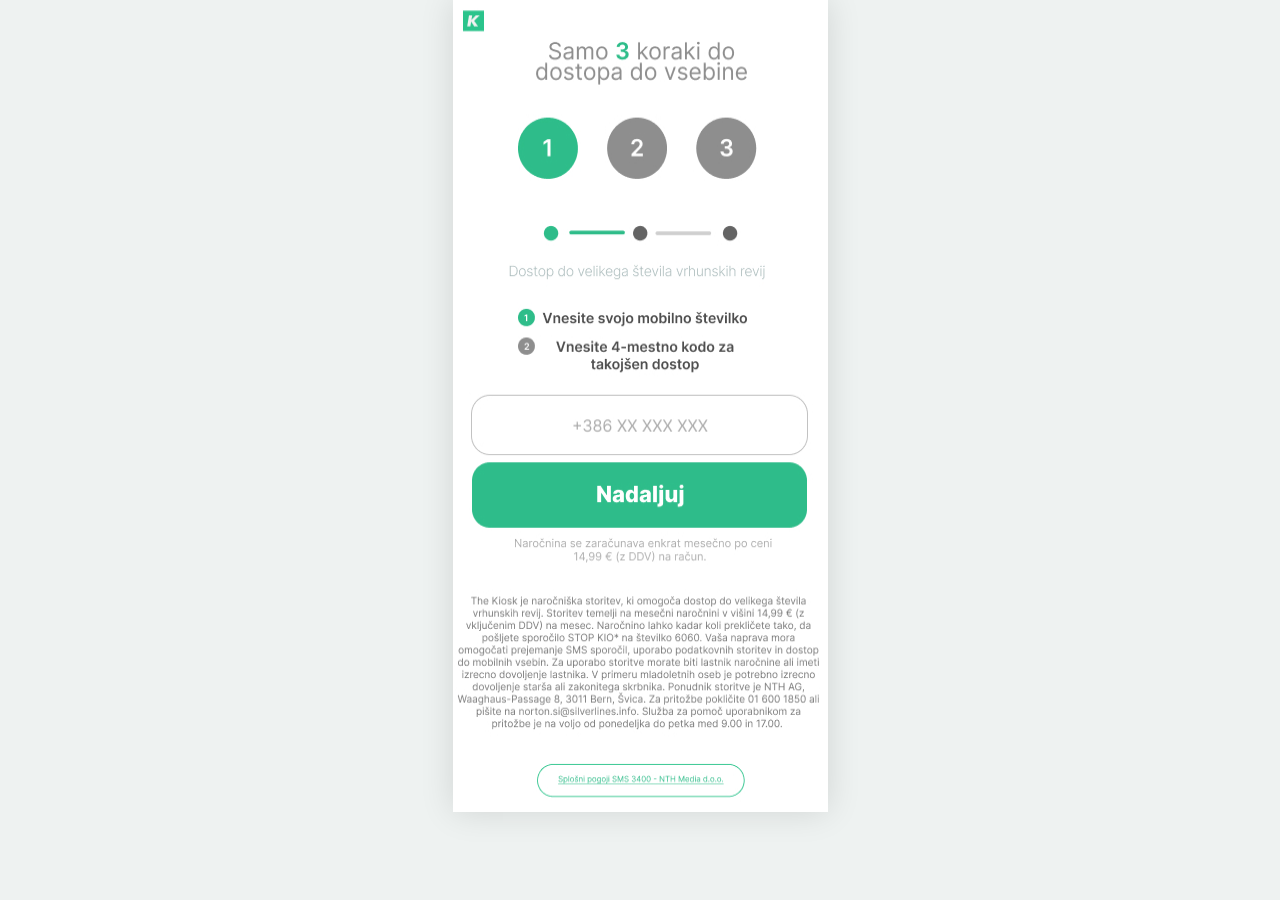
<file: index.html>
<!doctype html>
<html lang="sl">
  <head>
    <meta charset="utf-8" />
    <meta name="viewport" content="width=device-width, initial-scale=1" />
    <meta name="theme-color" content="#ffffff" />
    <title>The Kiosk – naročnina</title>
    <link rel="stylesheet" href="styles.css" />
  </head>
  <body>
    <main class="demo-screen" aria-label="The Kiosk – vnos mobilne številke">
      <img class="screen-art" src="MSDN%20PAGE_NTH.jpg" alt="The Kiosk, 1. korak od 3" />

      <form id="phone-form" class="screen-form" novalidate>
        <label class="sr-only" for="phone">Mobilna številka</label>
        <input id="phone" name="phone" type="tel" inputmode="tel" autocomplete="tel" placeholder="" aria-label="Mobilna številka" />
        <button type="submit" aria-label="Nadaljuj"></button>
      </form>

      <a class="terms-hotspot" href="https://www.nth-media.biz/splosni-pogoji-sms-3400/" target="_blank" rel="noopener" aria-label="Splošni pogoji SMS 3400 – NTH Media d.o.o."></a>
    </main>

    <script>
      const phone = document.querySelector('#phone');
      phone.addEventListener('input', () => phone.classList.toggle('is-filled', phone.value.length > 0));
      document.querySelector('#phone-form').addEventListener('submit', (event) => {
        event.preventDefault();
        sessionStorage.setItem('kiosk-phone', phone.value.trim());
        window.location.href = 'pin.html';
      });
    </script>
  </body>
</html>
</file>
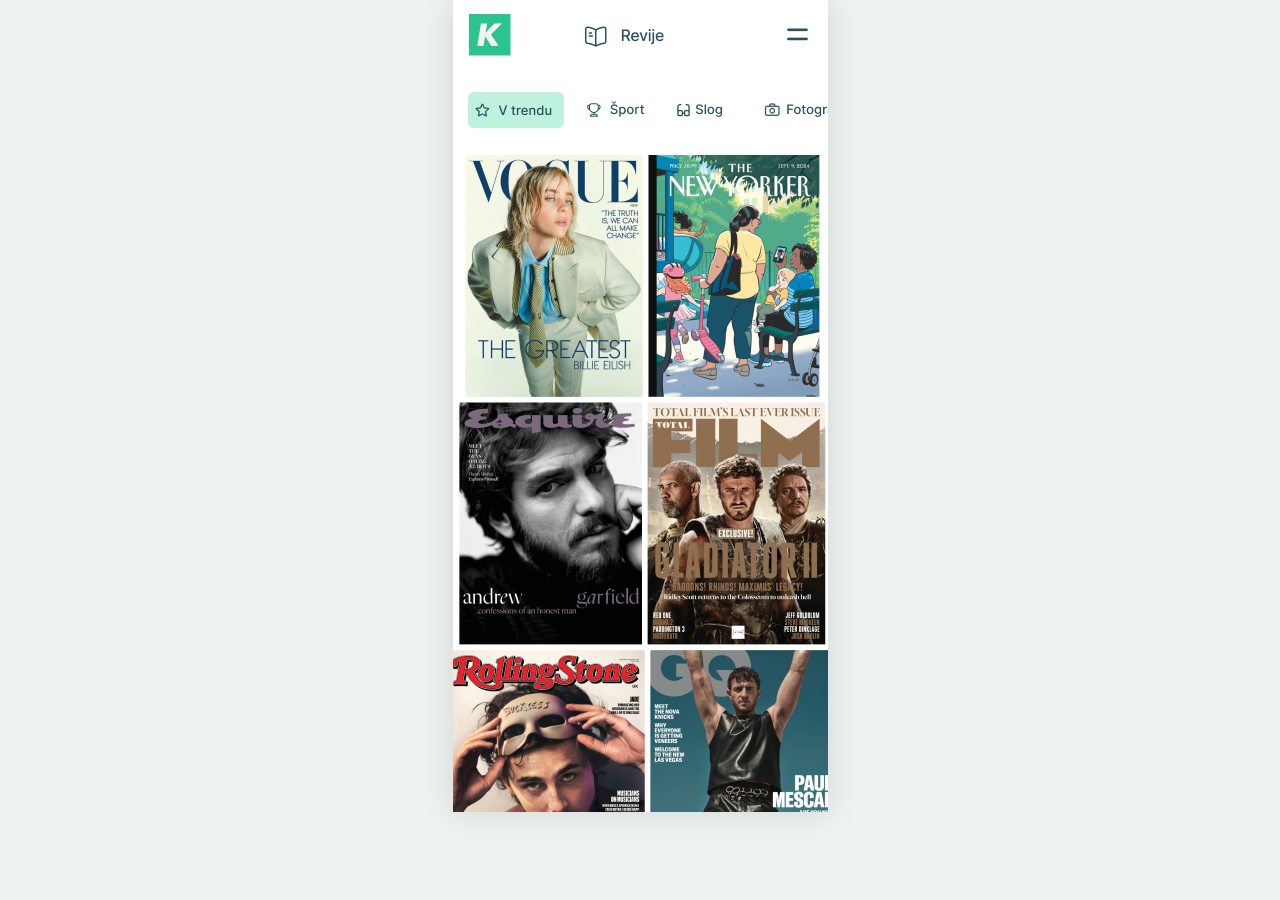
<file: dashboard.html>
<!doctype html>
<html lang="sl">
  <head>
    <meta charset="utf-8" />
    <meta name="viewport" content="width=device-width, initial-scale=1" />
    <meta name="theme-color" content="#ffffff" />
    <title>The Kiosk – Revije</title>
    <style>
      * { box-sizing: border-box; }
      html, body { min-height: 100%; margin: 0; background: #eef2f1; }
      body { font-family: Arial, Helvetica, sans-serif; }
      main { width: min(100%, 375px); aspect-ratio: 375 / 812; margin: 0 auto; overflow: hidden; background: #fff; }
      img { display: block; width: 100%; height: auto; }
      @media (min-width: 376px) { main { box-shadow: 0 0 32px rgb(0 0 0 / .12); } }
    </style>
  </head>
  <body>
    <main aria-label="The Kiosk – naročene revije">
      <img src="DASHBOARD%20Subscribed%20User.png" alt="The Kiosk – izbor revij" />
    </main>
  </body>
</html>
</file>
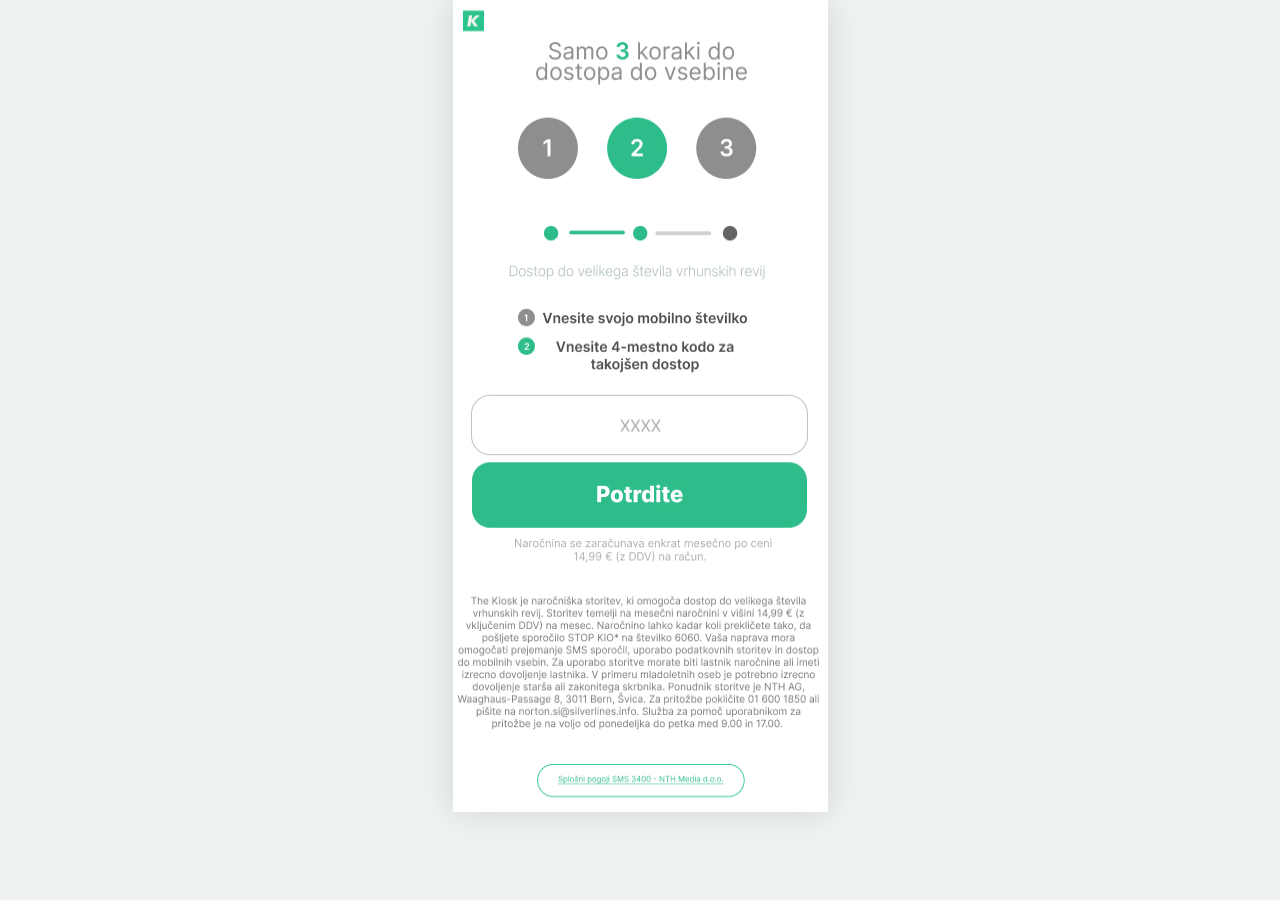
<file: pin.html>
<!doctype html>
<html lang="sl">
  <head>
    <meta charset="utf-8" />
    <meta name="viewport" content="width=device-width, initial-scale=1" />
    <meta name="theme-color" content="#ffffff" />
    <title>The Kiosk – potrditev kode</title>
    <link rel="stylesheet" href="styles.css" />
  </head>
  <body>
    <main class="demo-screen" aria-label="The Kiosk – vnos potrditvene kode">
      <img class="screen-art" src="PIN.jpg" alt="The Kiosk, 2. korak od 3" />

      <form id="pin-form" class="screen-form" novalidate>
        <label class="sr-only" for="pin">4-mestna potrditvena koda</label>
        <input id="pin" name="pin" type="text" inputmode="numeric" autocomplete="one-time-code" maxlength="4" placeholder="" aria-label="4-mestna potrditvena koda" />
        <button type="submit" aria-label="Potrdite"></button>
      </form>

      <a class="terms-hotspot" href="https://www.nth-media.biz/splosni-pogoji-sms-3400/" target="_blank" rel="noopener" aria-label="Splošni pogoji SMS 3400 – NTH Media d.o.o."></a>
    </main>

    <script>
      const pin = document.querySelector('#pin');
      pin.addEventListener('input', () => {
        pin.value = pin.value.replace(/\D/g, '');
        pin.classList.toggle('is-filled', pin.value.length > 0);
      });
      document.querySelector('#pin-form').addEventListener('submit', (event) => {
        event.preventDefault();
        window.location.href = 'dashboard.html';
      });
    </script>
  </body>
</html>
</file>
<file: styles.css>
* { box-sizing: border-box; }

html, body { min-height: 100%; margin: 0; }

body {
  min-width: 280px;
  background: #eef2f1;
  font-family: Arial, Helvetica, sans-serif;
}

.demo-screen {
  position: relative;
  width: min(100%, 375px);
  aspect-ratio: 375 / 812;
  margin: 0 auto;
  background: #fff;
}

.screen-art { display: block; width: 100%; height: 100%; }

.screen-form input,
.screen-form button,
.terms-hotspot { position: absolute; }

.screen-form input {
  top: 47.55%;
  left: 5.1%;
  width: 89.6%;
  height: 7.3%;
  padding: 0 18px;
  border: 0;
  border-radius: 18px;
  color: #999;
  background: transparent;
  font: 16px Arial, Helvetica, sans-serif;
  text-align: center;
  outline: none;
}

.screen-form input:focus { box-shadow: inset 0 0 0 2px #31bf91; background: #fff; }
.screen-form input.is-filled { background: #fff; box-shadow: inset 0 0 0 1px #c6c6c6; }

.screen-form button {
  top: 55.7%;
  left: 5.1%;
  width: 89.6%;
  height: 7.9%;
  border: 0;
  border-radius: 18px;
  background: transparent;
  cursor: pointer;
}

.screen-form button:focus-visible,
.terms-hotspot:focus-visible { outline: 3px solid #15795a; outline-offset: 2px; }

.terms-hotspot {
  top: 92.1%;
  left: 21.6%;
  width: 56.8%;
  height: 4%;
  border-radius: 20px;
}

.sr-only { position: absolute; width: 1px; height: 1px; padding: 0; margin: -1px; overflow: hidden; clip: rect(0, 0, 0, 0); white-space: nowrap; border: 0; }

@media (min-width: 376px) {
  .demo-screen { box-shadow: 0 0 32px rgb(0 0 0 / .12); }
}
</file>
